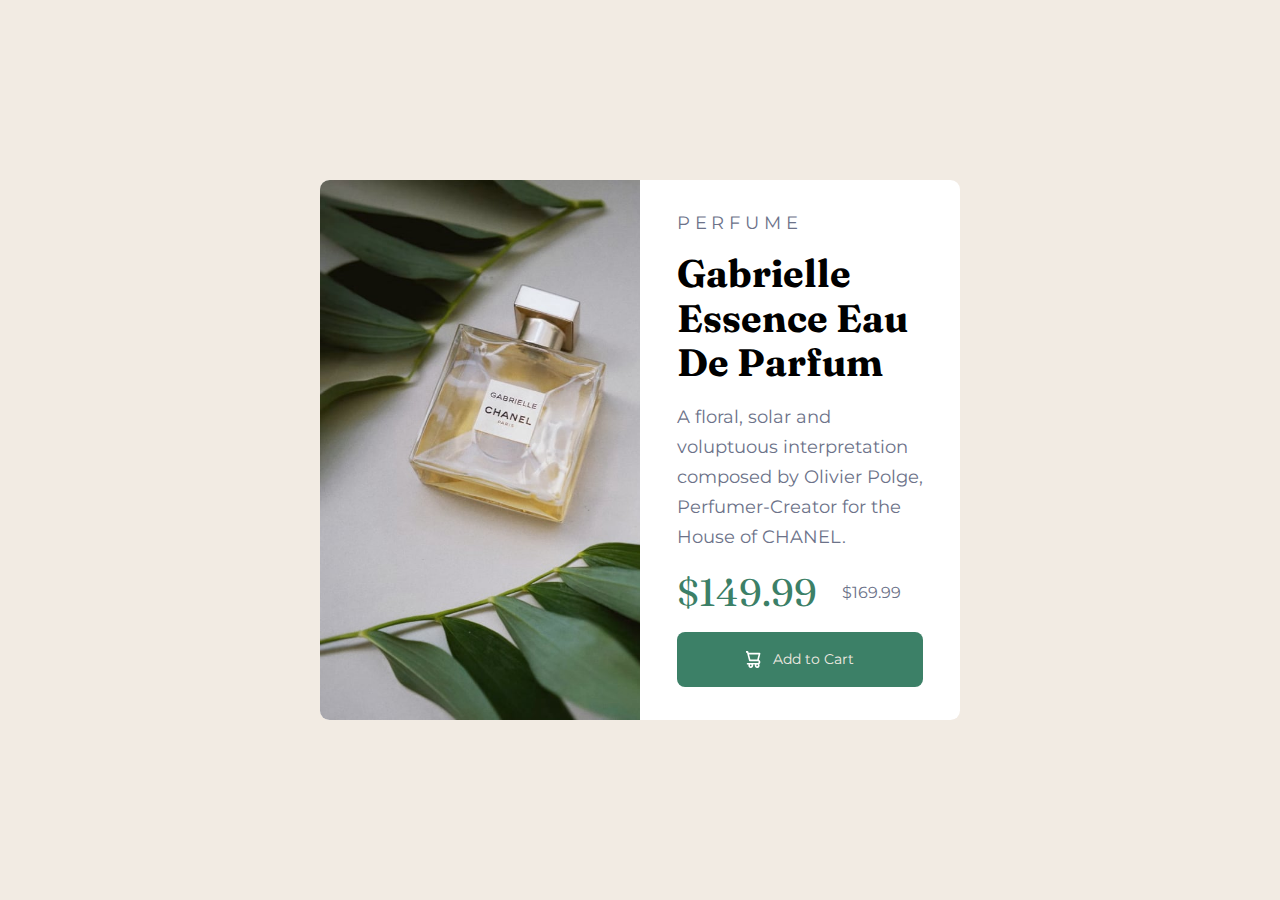
<file: 1- product preview card/index.html>
<!DOCTYPE html>
<html lang="en">
	<head>
		<meta charset="UTF-8">
		<meta http-equiv="X-UA-Compatible" content="IE=edge">
		<meta name="viewport" content="width=device-width, initial-scale=1.0">
		<link rel="stylesheet" href="style.css">
		<link rel="stylesheet" href="normalize.css">
		<title>Product preview</title>
		<link rel="icon" href="srcs/images/favicon-32x32.png"  type="image/x-icon" />
		<link rel="preconnect" href="https://fonts.googleapis.com"><link rel="preconnect" href="https://fonts.gstatic.com" crossorigin><link href="https://fonts.googleapis.com/css2?family=Fraunces:opsz,wght@9..144,700&family=Montserrat:wght@500;700&display=swap" rel="stylesheet">
	</head>
	<body>
		<div class="container">
			<div class="image"></div>
			<div class="content">
				<p class="title">perfume</p>
				<p class="header">Gabrielle Essence Eau De Parfum</p>
				<p class="text">A floral, solar and voluptuous interpretation composed by Olivier Polge, 
					Perfumer-Creator for the House of CHANEL.</p>
				<div>
					<p class="price">$149.99</p>
					<p class="discont">$169.99</p>
				</div>
				<button>
					<img src="srcs/images/icon-cart.svg">Add to Cart
				</button>
			</div>
		</div>
	</body>
</html>
</file>
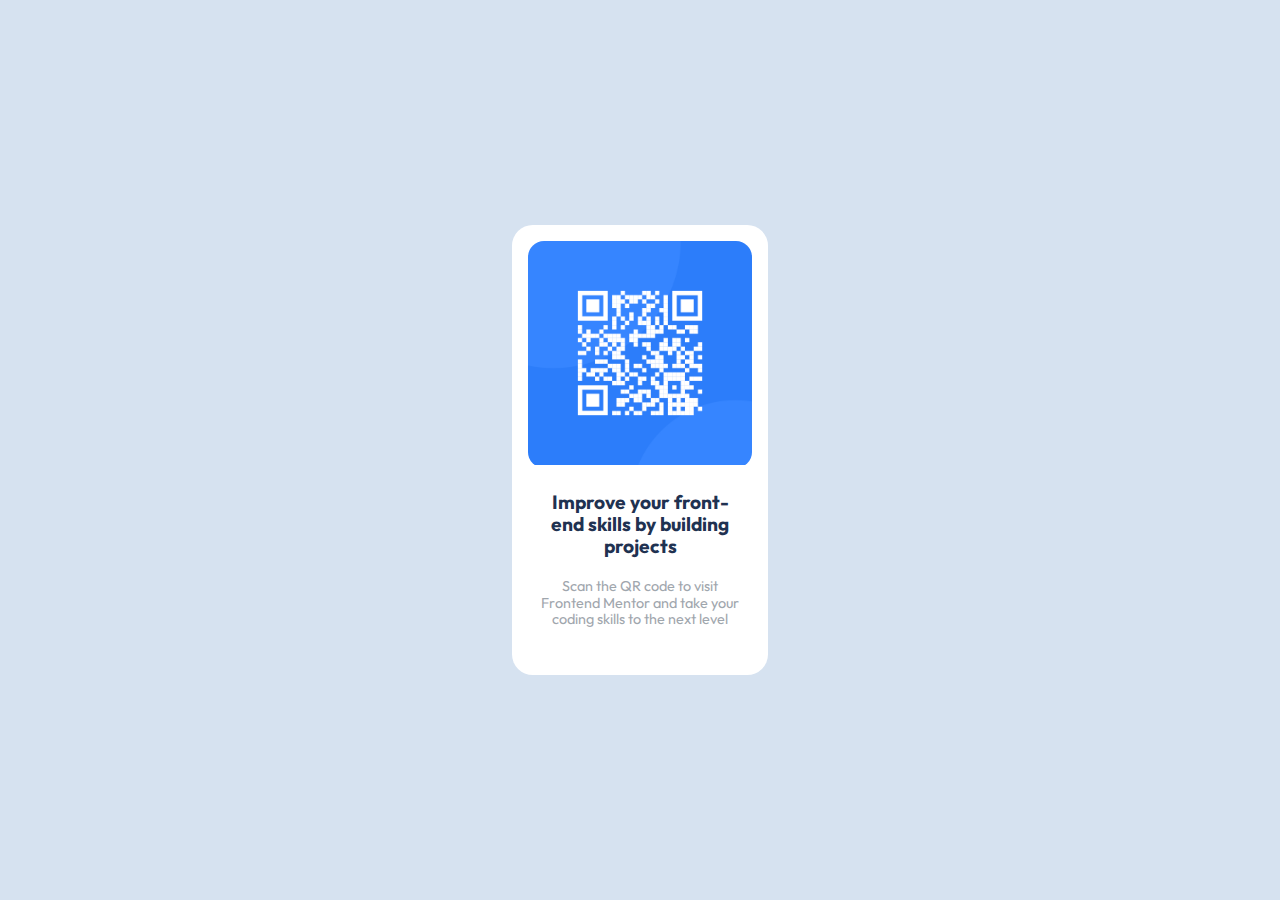
<file: 2- QR-code-component/index.html>
<!DOCTYPE html>
<html lang="en">
<head>
	<meta charset="UTF-8">
	<meta http-equiv="X-UA-Compatible" content="IE=edge">
	<meta name="viewport" content="width=device-width, initial-scale=1.0">
	<title>QR code</title>
	<link rel="stylesheet" href="style.css">
	<link rel="stylesheet" href="normalize.css">
	<link rel="shortcut icon" href="srcs/images/favicon-32x32.png" type="image/x-icon">
	<link rel="preconnect" href="https://fonts.googleapis.com"><link rel="preconnect" href="https://fonts.gstatic.com" crossorigin><link href="https://fonts.googleapis.com/css2?family=Outfit:wght@400;700&display=swap" rel="stylesheet">
</head>
<body>
	<div class="container">
		<div class="image">
			<img src="srcs/images/image-qr-code.png" alt="QR-code">
		</div>
		<div class="content">
			<h1>Improve your front-end skills by building projects</h1>
			<p>Scan the QR code to visit Frontend Mentor and take your coding skills to the next level</p>
		</div>
	</div>
</body>
</html>
</file>
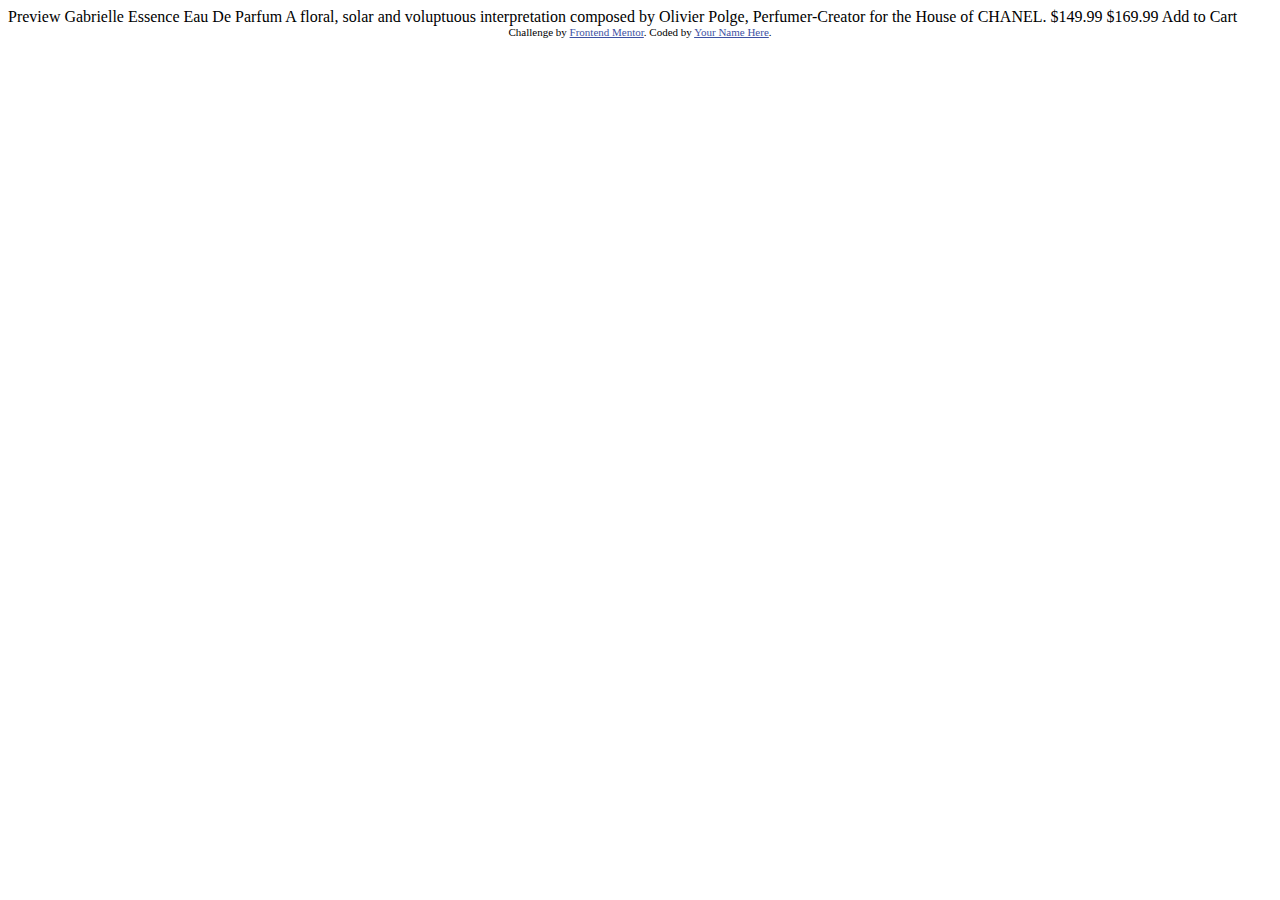
<file: 1- product preview card/srcs/index.html>
<!DOCTYPE html>
<html lang="en">
<head>
  <meta charset="UTF-8">
  <meta name="viewport" content="width=device-width, initial-scale=1.0"> <!-- displays site properly based on user's device -->

  <link rel="icon" type="image/png" sizes="32x32" href="./images/favicon-32x32.png">
  
  <title>Frontend Mentor | Product preview card component</title>

  <!-- Feel free to remove these styles or customise in your own stylesheet 👍 -->
  <style>
    .attribution { font-size: 11px; text-align: center; }
    .attribution a { color: hsl(228, 45%, 44%); }
  </style>
</head>
<body>

  Preview

  Gabrielle Essence Eau De Parfum

  A floral, solar and voluptuous interpretation composed by Olivier Polge, 
  Perfumer-Creator for the House of CHANEL.

  $149.99
  $169.99

  Add to Cart
  
  <div class="attribution">
    Challenge by <a href="https://www.frontendmentor.io?ref=challenge" target="_blank">Frontend Mentor</a>. 
    Coded by <a href="#">Your Name Here</a>.
  </div>
</body>
</html>
</file>
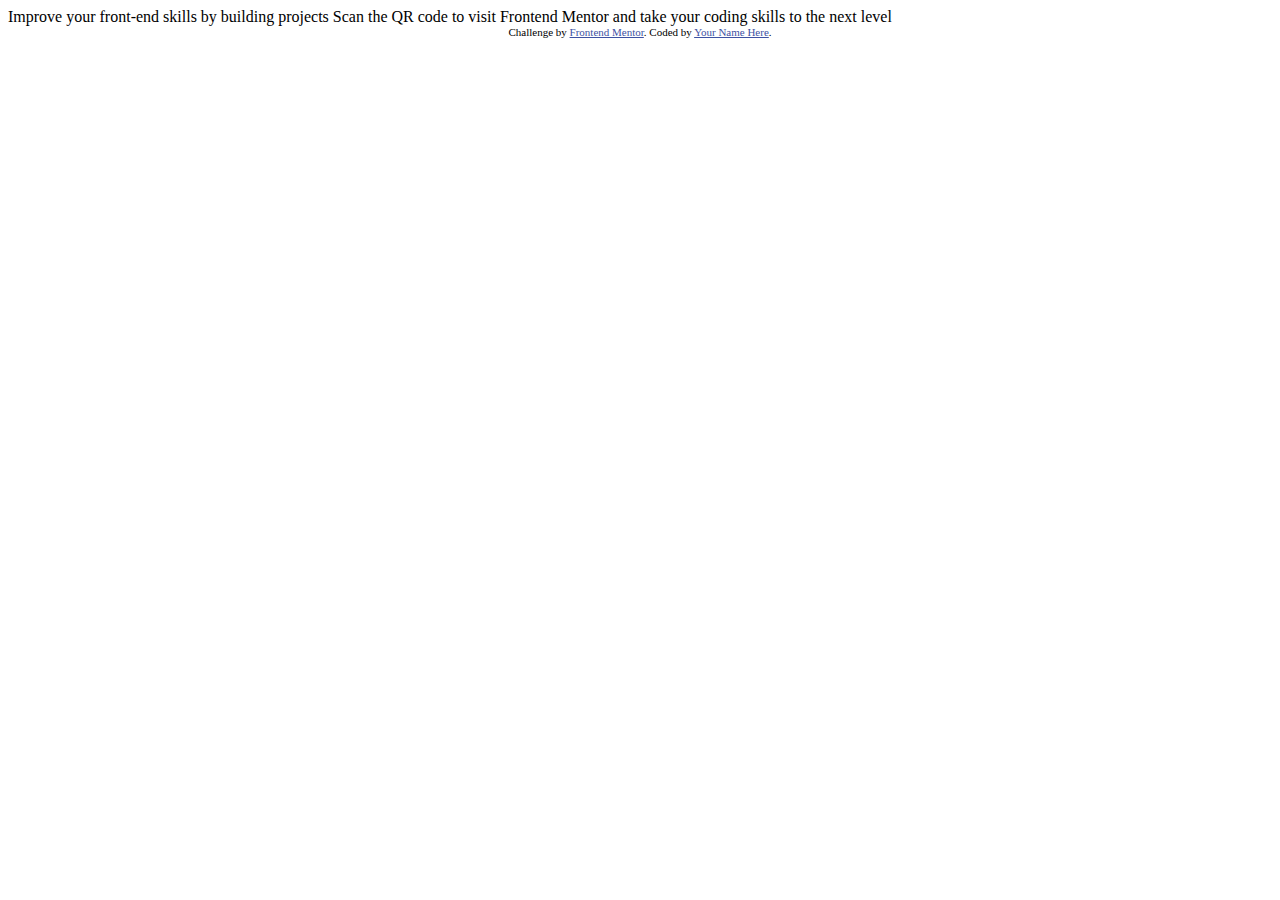
<file: 2- QR-code-component/srcs/index.html>
<!DOCTYPE html>
<html lang="en">
<head>
  <meta charset="UTF-8">
  <meta name="viewport" content="width=device-width, initial-scale=1.0"> <!-- displays site properly based on user's device -->

  <link rel="icon" type="image/png" sizes="32x32" href="./images/favicon-32x32.png">
  
  <title>Frontend Mentor | QR code component</title>

  <!-- Feel free to remove these styles or customise in your own stylesheet 👍 -->
  <style>
    .attribution { font-size: 11px; text-align: center; }
    .attribution a { color: hsl(228, 45%, 44%); }
  </style>
</head>
<body>

  Improve your front-end skills by building projects

  Scan the QR code to visit Frontend Mentor and take your coding skills to the next level
  
  <div class="attribution">
    Challenge by <a href="https://www.frontendmentor.io?ref=challenge" target="_blank">Frontend Mentor</a>. 
    Coded by <a href="#">Your Name Here</a>.
  </div>
</body>
</html>
</file>
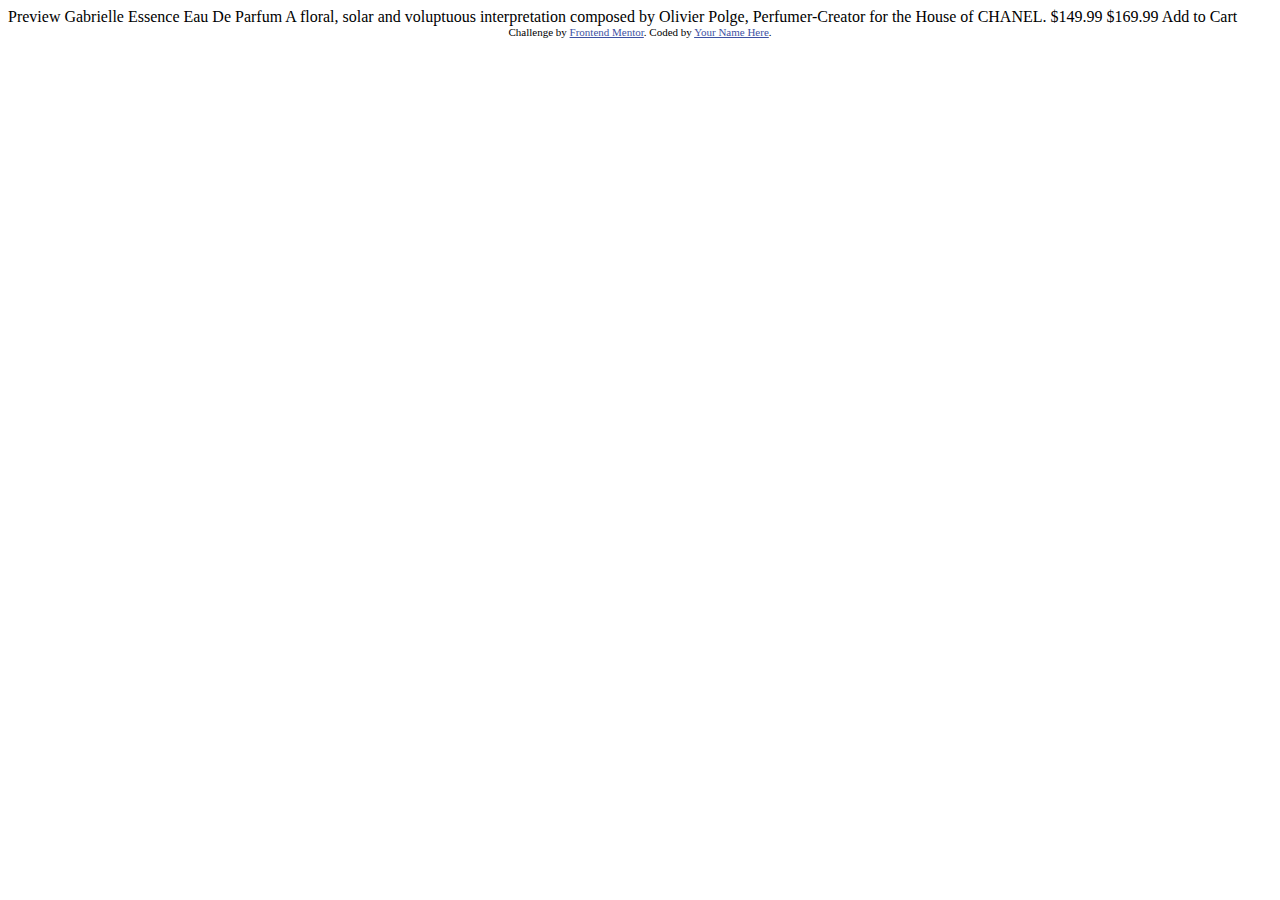
<file: Product preview card/info_file/index.html>
<!DOCTYPE html>
<html lang="en">
<head>
  <meta charset="UTF-8">
  <meta name="viewport" content="width=device-width, initial-scale=1.0"> <!-- displays site properly based on user's device -->

  <link rel="icon" type="image/png" sizes="32x32" href="./images/favicon-32x32.png">
  
  <title>Frontend Mentor | Product preview card component</title>

  <!-- Feel free to remove these styles or customise in your own stylesheet 👍 -->
  <style>
    .attribution { font-size: 11px; text-align: center; }
    .attribution a { color: hsl(228, 45%, 44%); }
  </style>
</head>
<body>

  Preview

  Gabrielle Essence Eau De Parfum

  A floral, solar and voluptuous interpretation composed by Olivier Polge, 
  Perfumer-Creator for the House of CHANEL.

  $149.99
  $169.99

  Add to Cart
  
  <div class="attribution">
    Challenge by <a href="https://www.frontendmentor.io?ref=challenge" target="_blank">Frontend Mentor</a>. 
    Coded by <a href="#">Your Name Here</a>.
  </div>
</body>
</html>
</file>
<file: 1- product preview card/style.css>
* {
	box-sizing: border-box;
	margin :0;
	padding: 0;
}

body {
	display: flex;
	justify-content: center;
	align-items: center;
	height: 100vh;
	background-color: hsl(30, 38%, 92%);
	font-family: 'Montserrat', sans-serif;
}

.container {
	width: 90%;
	height: 90%;
	border-radius: 0.6rem;
	overflow: hidden;
	display: flex;
	flex-direction: column;
	background-color: hsl(0, 0%, 100%);
}

.image {
	height: 40%;
	background-image: url("srcs/images/image-product-mobile.jpg");
	background-size: cover;
}

.content {
	padding: 1.6rem;
	height: 60%;
	display: flex;
	flex-direction: column;
	justify-content: space-around;
	font-family: 'Montserrat', sans-serif;
}

.content .title {
	text-transform: uppercase;
	color: hsl(228, 12%, 48%);
	letter-spacing: 0.3rem;
	font-size: 0.8rem;
}
	
.content .header {
	font-family: 'Fraunces', serif;
	font-weight: bold;
	font-size: 1.8rem;
}

.content .text {
	color: hsl(228, 12%, 48%);
}

.content div {
	display: flex;
}

.content div .price {
	font-family: 'Fraunces', serif;
	font-size: 1.8rem;
	color: hsl(158, 36%, 37%);
}

.content div .discont {
	color: hsl(228, 12%, 48%);
	font-size: 0.9rem;
	margin: 0.6rem 0 0 1.6rem;
}

.content button {
	background-color: hsl(158, 36%, 37%);
	border: none;
	border-radius: 0.4rem;
	padding: 0.8rem;
	color: hsl(30, 38%, 92%);
	display: flex;
	justify-content: center;
	font-size: 0.9rem;
	transition: 0.3s ease;
}

.content button:hover {
 	background-color: hsl(212, 21%, 14%);
}

.content button img {
	padding-right: 0.7rem;
}

@media (min-width: 375px) {
	.container {
		flex-direction: row;
		width: 50%;
		height: 60%;
	}
	.container .image {
		height: 100%;
		width: 50%;
		background-image: url("srcs/images/image-product-desktop.jpg");
		background-size: cover;
	}
	.container .content {
		width: 50%;
		height: 100%;
		padding: 1.5rem 2.3rem;
	}
	.content .title {
		font-size: 1.1rem;
	}
	.content .header {
		font-size: 2.4rem;
	}
	.content .text {
		font-size: 1.1rem;
		line-height: 1.7;
	}
	.content div .price {
		font-size: 2.4rem;
	}
	.content div .discont {
		font-size: 1rem;
		margin: 0.9rem 0 0 1.6rem;
	}
	.content button {
		padding: 1.2rem;
		border-radius: 0.5rem;
	}
}
</file>
<file: 2- QR-code-component/style.css>
* {
	box-sizing: border-box;
	margin: 0;
	padding: 0;
}

body {
	font-family: 'Outfit', sans-serif;
	display: flex;
	justify-content: center;
	align-items: center;
	height: 100vh;
	background-color: hsl(212, 45%, 89%);
}

.container {
	padding: 1rem;
	border-radius: 1.3rem;
	background-color: hsl(0, 0%, 100%);
	height: 73%;
	width: 85%;
}

.container .image {
	margin: 0 auto;
	border-radius: 1rem;
	overflow: hidden;
}

.container .image img {
	width: 100%;
}

.container .content {
	padding: 1rem;
	text-align: center;
}

.container .content h1 {
	font-size: 1.4rem;
	font-weight: 700;
	color: hsl(218, 44%, 22%);
}

.container .content p {
	color: hsl(210, 8%, 65%);
	font-size: 0.9rem;
}

@media (min-width: 375px)
{
	.container {
		height: 50%;
		width: 20%;
	}
	.container .content {
		padding: 0.6rem;
	}
	.container .content h1 {
		font-size: 1.2rem;
		padding-bottom: 0.5rem;
	}
}
</file>
